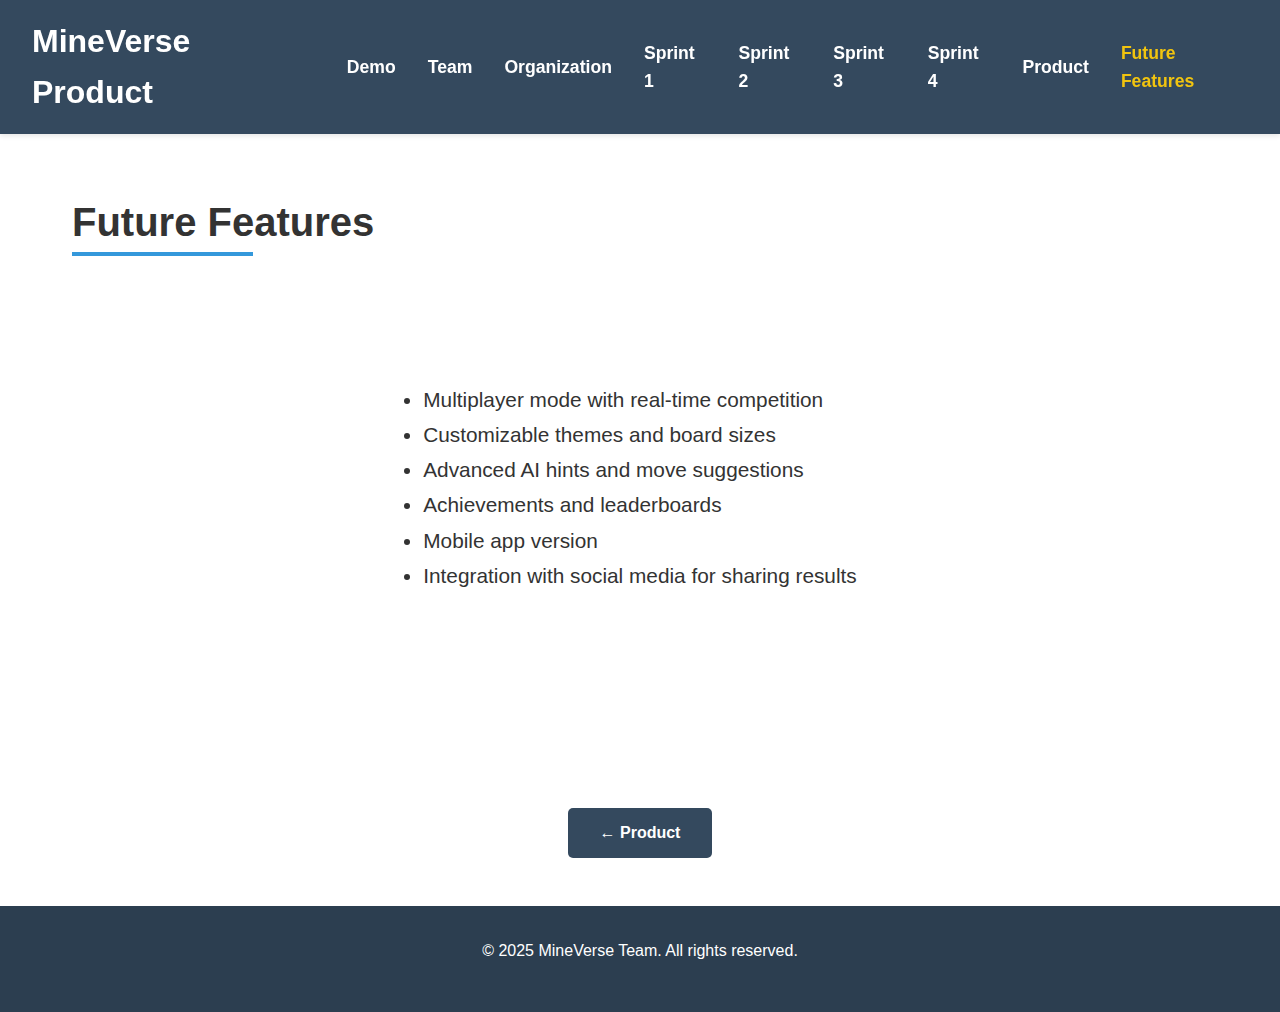
<file: future.html>
<!DOCTYPE html>
<html lang="en">
<head>
    <meta charset="UTF-8">
    <meta name="viewport" content="width=device-width, initial-scale=1.0">
    <title>MineVerse Product Presentation - Future Features</title>
    <link rel="stylesheet" href="styles/main.css">
    <link rel="stylesheet" href="https://cdnjs.cloudflare.com/ajax/libs/font-awesome/6.0.0/css/all.min.css">
</head>
<body>
    <header>
        <nav>
            <div class="logo">MineVerse Product</div>
            <ul class="nav-links">
                <li><a href="video.html">Demo</a></li>
                <li><a href="team.html">Team</a></li>
                <li><a href="organization.html">Organization</a></li>
                <li><a href="sprint1.html">Sprint 1</a></li>
                <li><a href="sprint2.html">Sprint 2</a></li>
                <li><a href="sprint3.html">Sprint 3</a></li>
                <li><a href="sprint4.html">Sprint 4</a></li>
                <li><a href="product.html">Product</a></li>
                <li><a href="future.html" class="active">Future Features</a></li>
            </ul>
        </nav>
    </header>
    <main>
        <section class="section">
            <div class="container">
                <h2>Future Features</h2>
                <div style="display: flex; align-items: center; justify-content: center; min-height: 50vh;">
                    <ul class="future-features-list" style="font-size: 1.3rem; line-height: 2.2rem; max-width: 800px;">
                        <li>Multiplayer mode with real-time competition</li>
                        <li>Customizable themes and board sizes</li>
                        <li>Advanced AI hints and move suggestions</li>
                        <li>Achievements and leaderboards</li>
                        <li>Mobile app version</li>
                        <li>Integration with social media for sharing results</li>
                    </ul>
                </div>
            </div>
        </section>
        <div class="container text-center mt-2" style="margin-bottom: 3rem;">
            <a href="product.html" class="btn-prev-section">&larr; Product</a>
        </div>
    </main>
    <footer>
        <div class="container">
            <p>&copy; 2025 MineVerse Team. All rights reserved.</p>
        </div>
    </footer>
    <script src="scripts/main.js"></script>
</body>
</html>
</file>
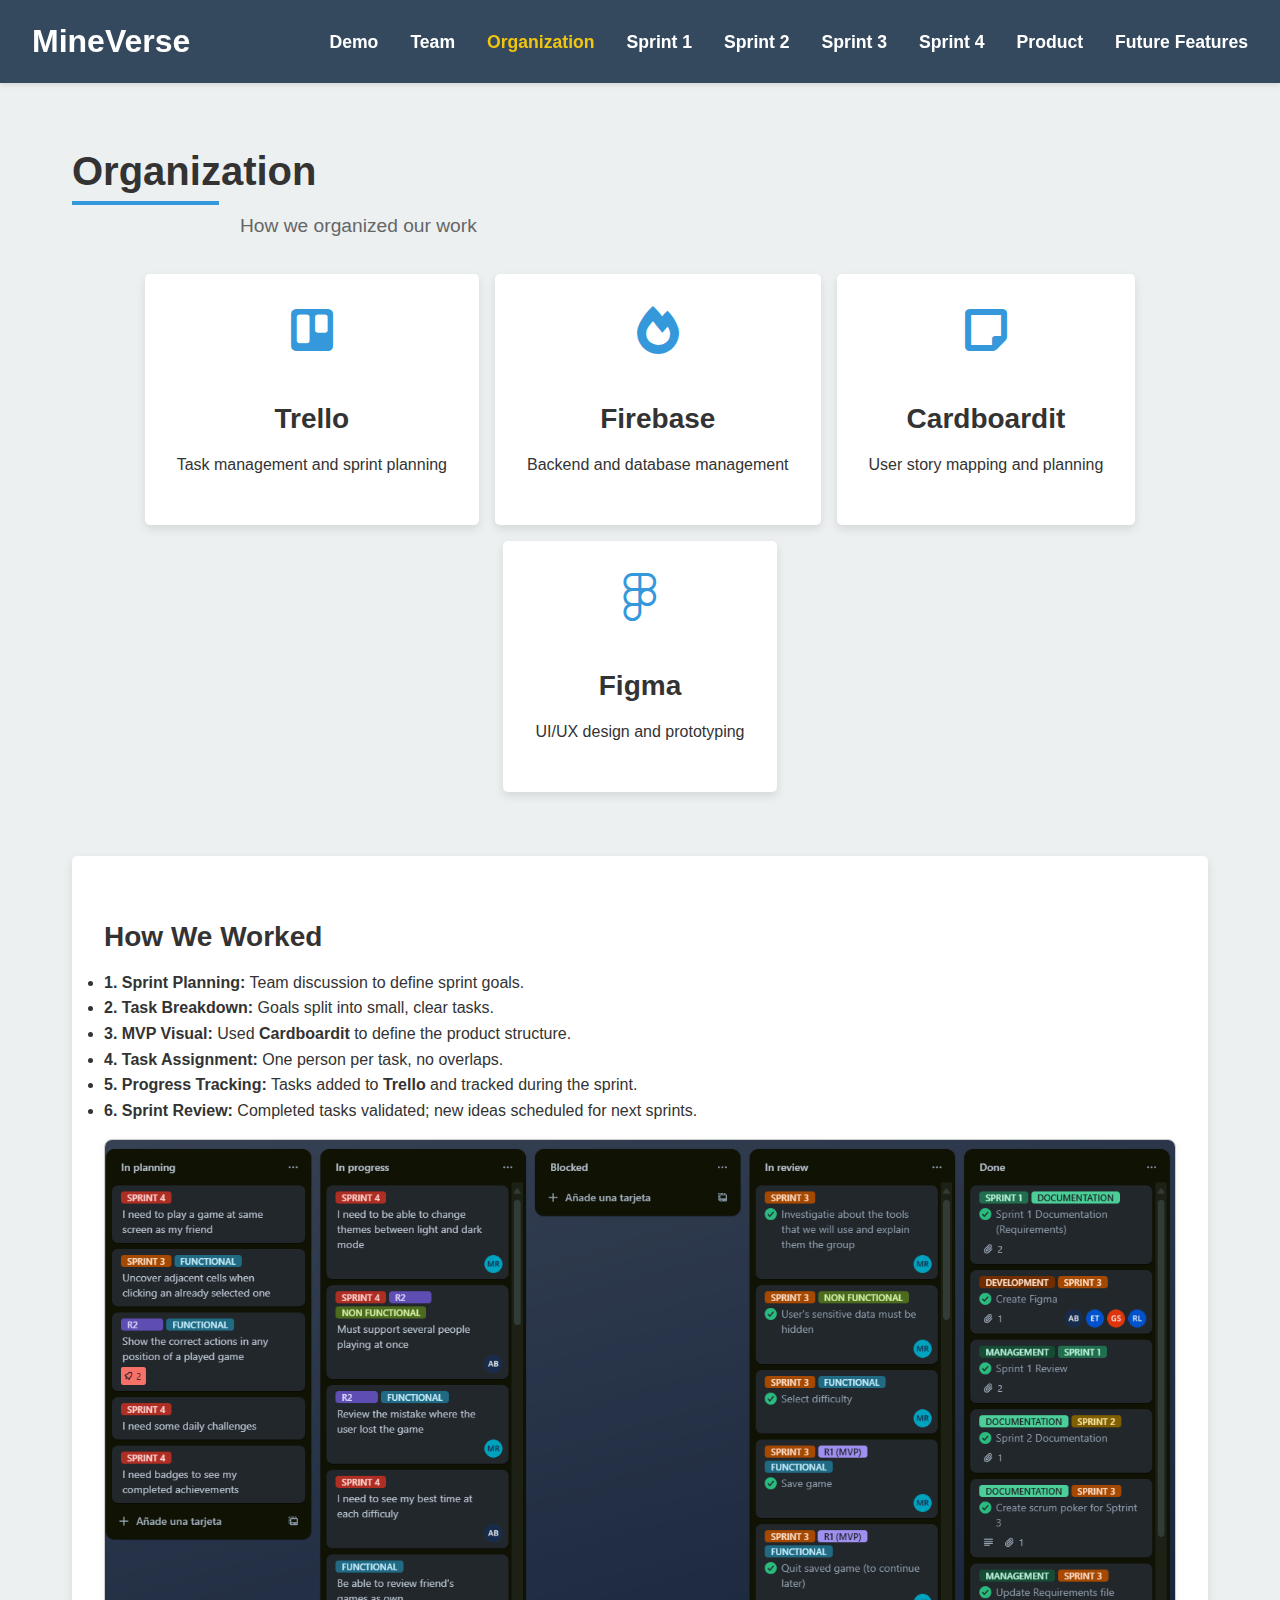
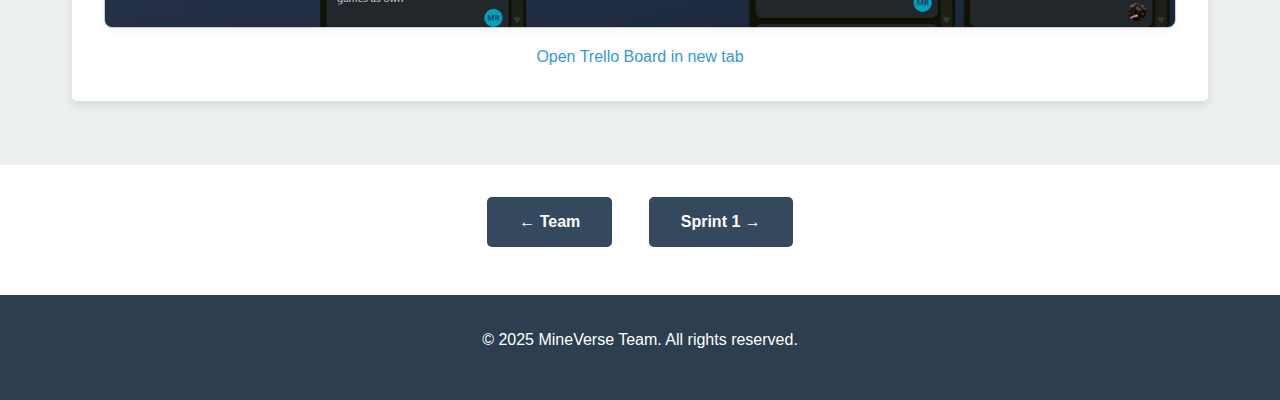
<file: organization.html>
<!DOCTYPE html>
<html lang="en">
<head>
    <meta charset="UTF-8">
    <meta name="viewport" content="width=device-width, initial-scale=1.0">
    <title>MineVerse Presentation - Organization</title>
    <link rel="stylesheet" href="styles/main.css">
    <link rel="stylesheet" href="https://cdnjs.cloudflare.com/ajax/libs/font-awesome/6.0.0/css/all.min.css">
</head>
<body>
    <header>
        <nav>
            <div class="logo">MineVerse</div>
            <ul class="nav-links">
                <li><a href="video.html">Demo</a></li>
                <li><a href="team.html">Team</a></li>
                <li><a href="organization.html" class="active">Organization</a></li>
                <li><a href="sprint1.html">Sprint 1</a></li>
                <li><a href="sprint2.html">Sprint 2</a></li>
                <li><a href="sprint3.html">Sprint 3</a></li>
                <li><a href="sprint4.html">Sprint 4</a></li>
                <li><a href="product.html">Product</a></li>
                <li><a href="future.html">Future Features</a></li>
            </ul>
        </nav>
    </header>
    <main>
        <section class="section bg-light">
            <div class="container">
                <h2>Organization</h2>
                <p class="section-description">How we organized our work</p>
                <div class="org-tools">
                    <div class="tool-card">
                        <i class="fab fa-trello"></i>
                        <h3>Trello</h3>
                        <p>Task management and sprint planning</p>
                    </div>
                    <div class="tool-card">
                        <i class="fas fa-fire"></i>
                        <h3>Firebase</h3>
                        <p>Backend and database management</p>
                    </div>
                    <div class="tool-card">
                        <i class="fas fa-sticky-note"></i>
                        <h3>Cardboardit</h3>
                        <p>User story mapping and planning</p>
                    </div>
                    <div class="tool-card">
                        <i class="fab fa-figma"></i>
                        <h3>Figma</h3>
                        <p>UI/UX design and prototyping</p>
                    </div>
                </div>
                <div class="task-assignment">
                    <h3>How We Worked</h3>
                    <ul class="presentation-list">
                        <li><strong>1. Sprint Planning:</strong> Team discussion to define sprint goals.</li>
                        <li><strong>2. Task Breakdown:</strong> Goals split into small, clear tasks.</li>
                        <li><strong>3. MVP Visual:</strong> Used <strong>Cardboardit</strong> to define the product structure.</li>
                        <li><strong>4. Task Assignment:</strong> One person per task, no overlaps.</li>
                        <li><strong>5. Progress Tracking:</strong> Tasks added to <strong>Trello</strong> and tracked during the sprint.</li>
                        <li><strong>6. Sprint Review:</strong> Completed tasks validated; new ideas scheduled for next sprints.</li>
                    </ul>

                    <div class="trello-preview" style="margin-top:1rem; text-align:center;">
                        <img src="assets/trello.png" alt="Trello Board Screenshot" style="max-width:100%; height:auto; border:1px solid #ccc; border-radius:8px; box-shadow:0 2px 8px rgba(0,0,0,0.05);">
                        <div style="margin-top:0.5rem;">
                            <a href="https://trello.com/b/zde3IXCD/se-practice-group-11" target="_blank" rel="noopener" class="btn-link">Open Trello Board in new tab</a>
                        </div>
                    </div>
                </div>
            </div>
        </section>
        <div class="container text-center mt-2" style="margin-bottom: 3rem;">
            <a href="team.html" class="btn-prev-section">&larr; Team</a>
            <a href="sprint1.html" class="btn-next-section">Sprint 1 &rarr;</a>
        </div>
    </main>
    <footer>
        <div class="container">
            <p>&copy; 2025 MineVerse Team. All rights reserved.</p>
        </div>
    </footer>
    <script src="scripts/main.js"></script>
</body>
</html>
</file>
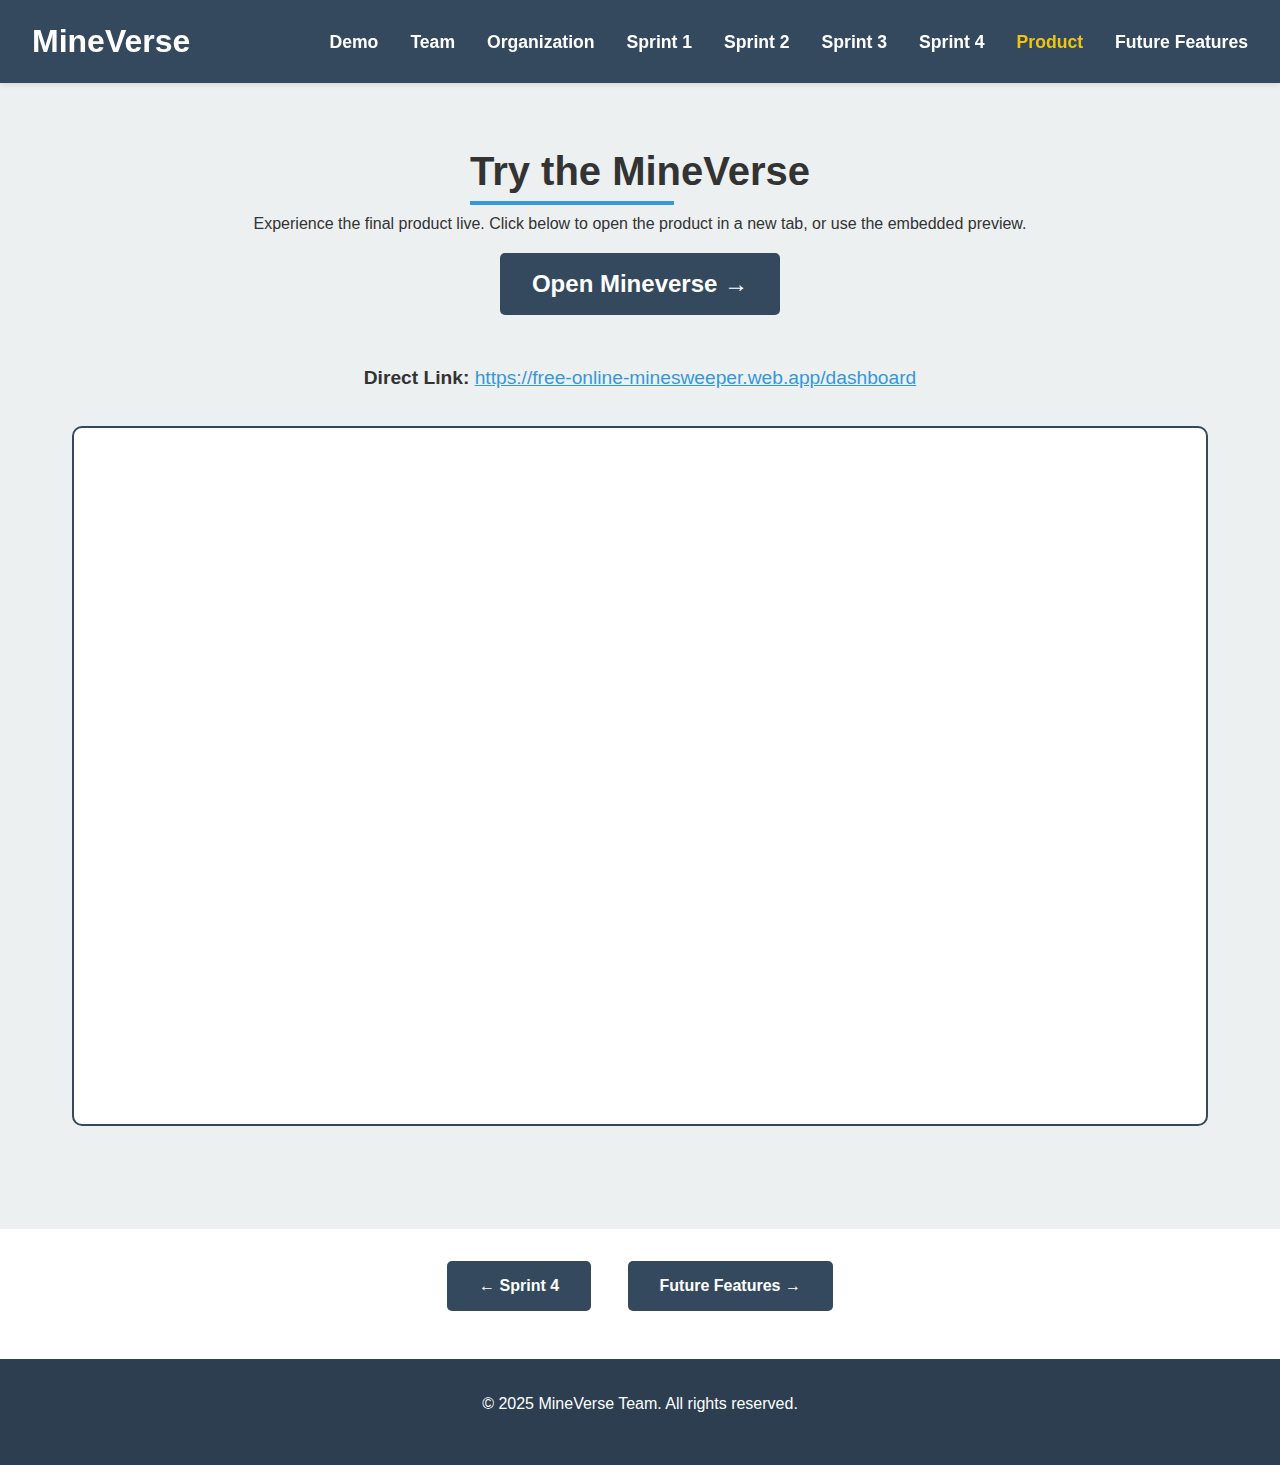
<file: product.html>
<!DOCTYPE html>
<html lang="en">
<head>
    <meta charset="UTF-8">
    <meta name="viewport" content="width=device-width, initial-scale=1.0">
    <title>MineVerse - Live Demo</title>
    <link rel="stylesheet" href="styles/main.css">
    <link rel="stylesheet" href="https://cdnjs.cloudflare.com/ajax/libs/font-awesome/6.0.0/css/all.min.css">
</head>
<body>
    <header>
        <nav>
            <div class="logo">MineVerse</div>
            <ul class="nav-links">
                <li><a href="video.html">Demo</a></li>
                <li><a href="team.html">Team</a></li>
                <li><a href="organization.html">Organization</a></li>
                <li><a href="sprint1.html">Sprint 1</a></li>
                <li><a href="sprint2.html">Sprint 2</a></li>
                <li><a href="sprint3.html">Sprint 3</a></li>
                <li><a href="sprint4.html">Sprint 4</a></li>
                <li><a href="product.html" class="active">Product</a></li>
                <li><a href="future.html">Future Features</a></li>
            </ul>
        </nav>
    </header>
    <main>
        <section class="section bg-light">
            <div class="container text-center">
                <h2>Try the MineVerse</h2>
                <p>Experience the final product live. Click below to open the product in a new tab, or use the embedded preview.</p>
                <a href="https://free-online-minesweeper.web.app/dashboard" target="_blank" class="btn-next-section" style="font-size:1.5rem; margin-bottom:2rem; display:inline-block;">Open Mineverse &rarr;</a>
                <div style="margin:1rem auto 1.5rem; font-size:1.2rem;">
                    <strong>Direct Link:</strong> <a href="https://free-online-minesweeper.web.app/dashboard" target="_blank" style="color:#3498db; text-decoration:underline;">https://free-online-minesweeper.web.app/dashboard</a>
                </div>
                <div style="margin:2rem auto; max-width:1200px; min-height:700px;">
                    <iframe src="https://free-online-minesweeper.web.app/dashboard" width="100%" height="700" style="border:2px solid #34495e; border-radius:10px; min-height:700px; background:#fff;" allowfullscreen></iframe>
                </div>
            </div>
        </section>
        <div class="container text-center mt-2" style="margin-bottom: 3rem;">
            <a href="sprint4.html" class="btn-prev-section">&larr; Sprint 4</a>
            <a href="future.html" class="btn-next-section">Future Features &rarr;</a>
        </div>
    </main>
    <footer>
        <div class="container">
            <p>&copy; 2025 MineVerse Team. All rights reserved.</p>
        </div>
    </footer>
    <script src="scripts/main.js"></script>
</body>
</html>
</file>
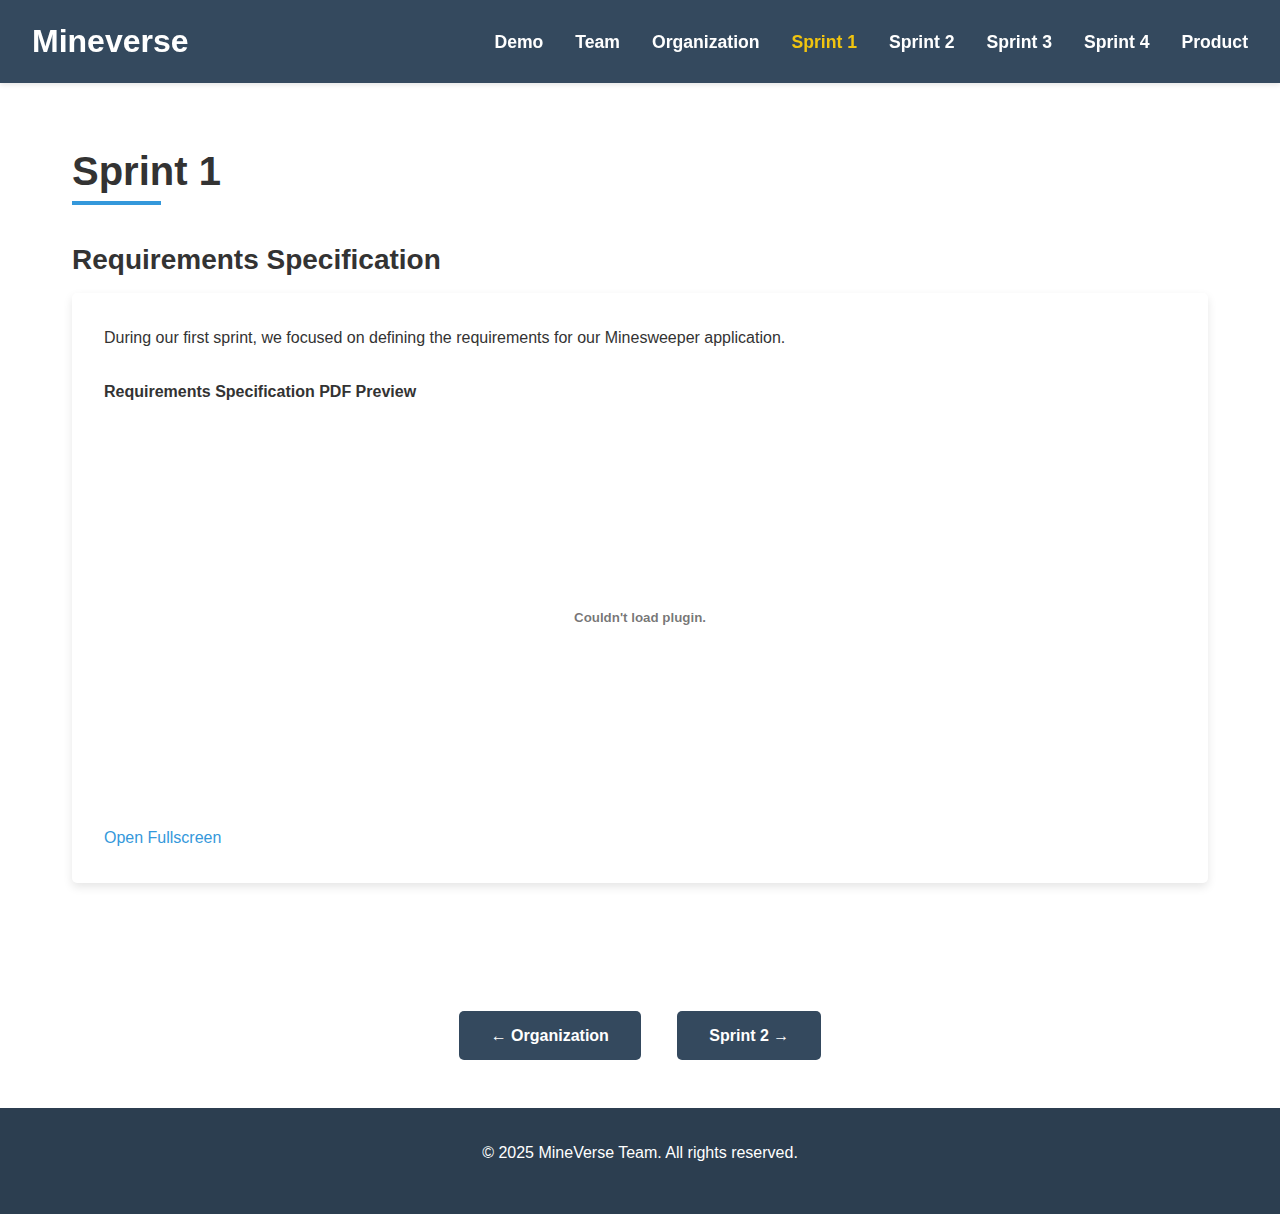
<file: sprint1.html>
<!DOCTYPE html>
<html lang="en">
<head>
    <meta charset="UTF-8">
    <meta name="viewport" content="width=device-width, initial-scale=1.0">
    <title>Mineverse Presentation - Sprint 1</title>
    <link rel="stylesheet" href="styles/main.css">
    <link rel="stylesheet" href="https://cdnjs.cloudflare.com/ajax/libs/font-awesome/6.0.0/css/all.min.css">
</head>
<body>
    <header>
        <nav>
            <div class="logo">Mineverse</div>
            <ul class="nav-links">
                <li><a href="video.html">Demo</a></li>
                <li><a href="team.html">Team</a></li>
                <li><a href="organization.html">Organization</a></li>
                <li><a href="sprint1.html" class="active">Sprint 1</a></li>
                <li><a href="sprint2.html">Sprint 2</a></li>
                <li><a href="sprint3.html">Sprint 3</a></li>
                <li><a href="sprint4.html">Sprint 4</a></li>
                <li><a href="product.html">Product</a></li>
            </ul>
        </nav>
    </header>
    <main>
        <section class="section">
            <div class="container">
                <h2>Sprint 1</h2>
                <div class="sprint-content">
                    <h3>Requirements Specification</h3>
                    <div class="sprint-details">
                        <p>During our first sprint, we focused on defining the requirements for our Minesweeper application.</p>
                        <div style="margin-top:2rem;">
                            <h4>Requirements Specification PDF Preview</h4>
                            <embed src="assets/G11_RequirementsSpecification.docx.pdf" type="application/pdf" width="100%" height="400px" />
                            <a href="assets/G11_RequirementsSpecification.docx.pdf" target="_blank">Open Fullscreen</a>
                        </div>
                    </div>
                </div>
            </div>
        </section>
        <div class="container text-center mt-2" style="margin-bottom: 3rem;">
            <a href="organization.html" class="btn-prev-section">&larr; Organization</a>
            <a href="sprint2.html" class="btn-next-section">Sprint 2 &rarr;</a>
        </div>
    </main>
    <footer>
        <div class="container">
            <p>&copy; 2025 MineVerse Team. All rights reserved.</p>
        </div>
    </footer>
    <script src="scripts/main.js"></script>
</body>
</html>
</file>
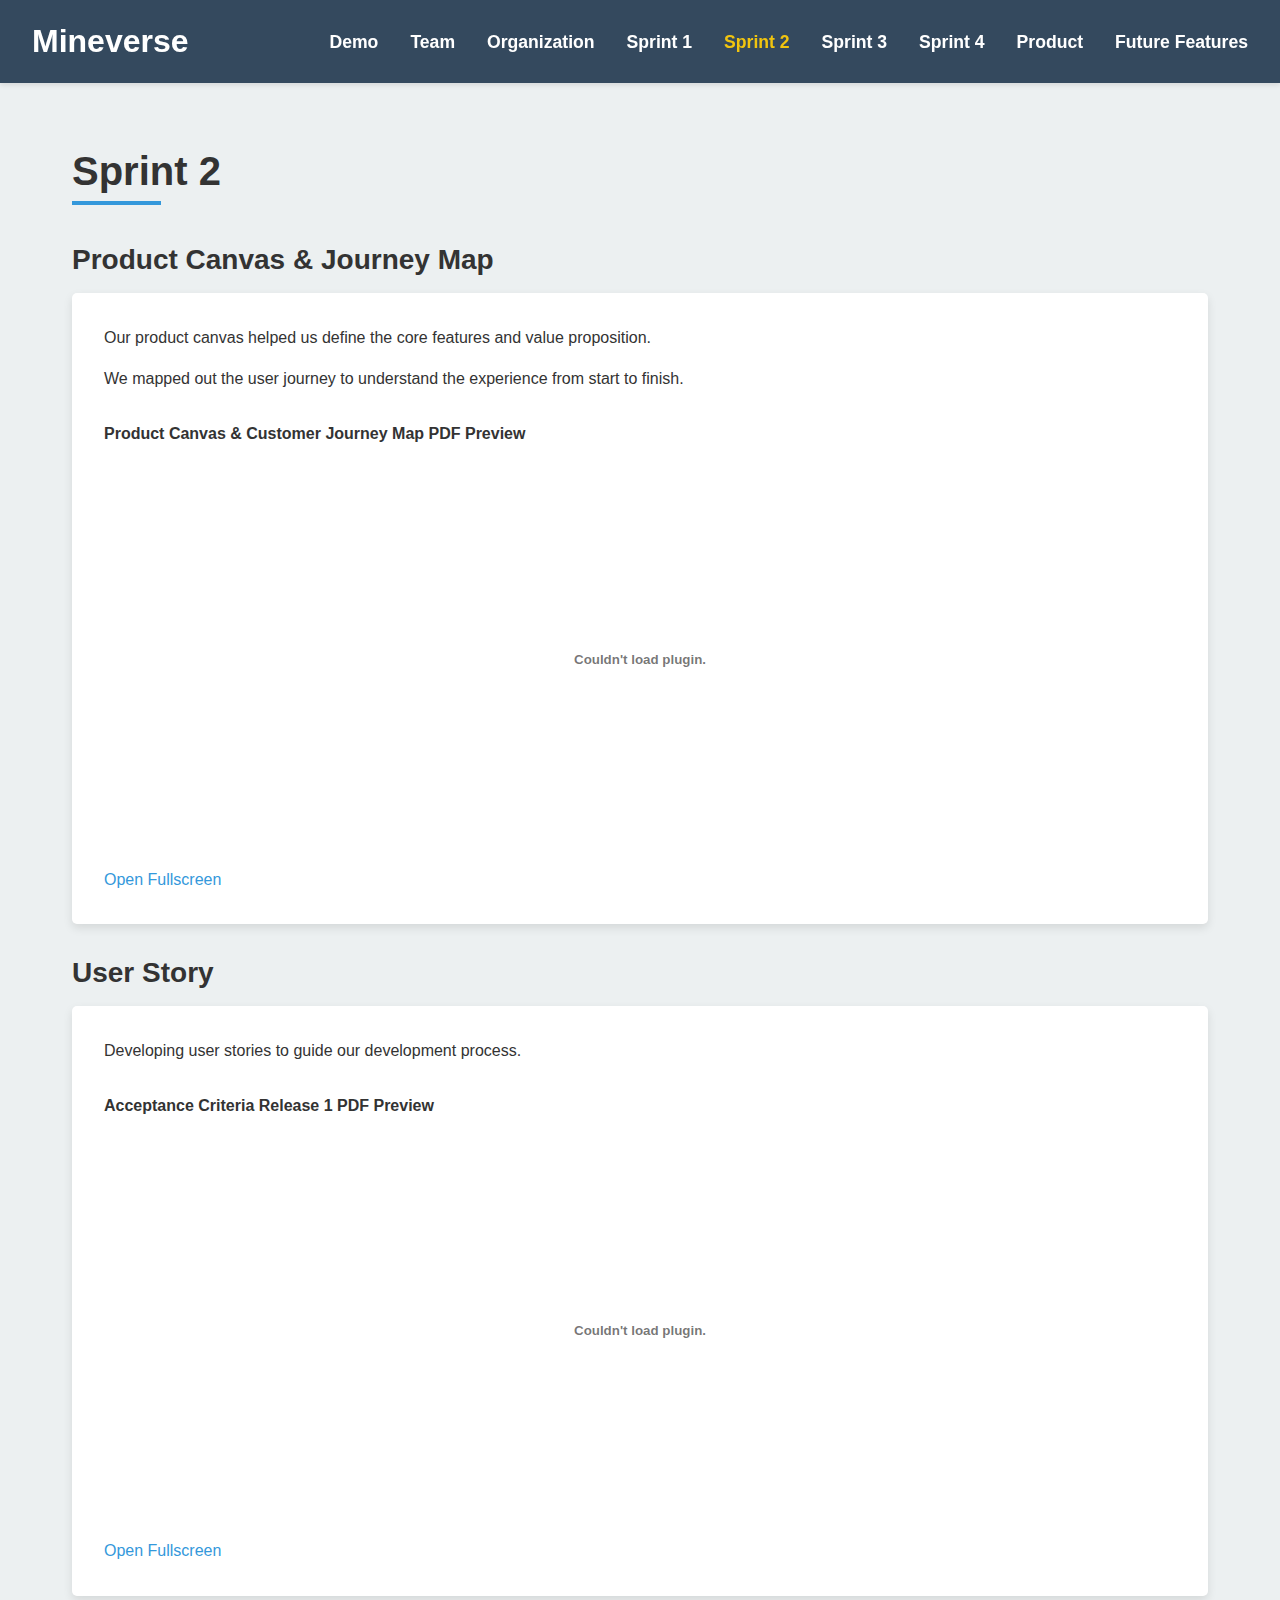
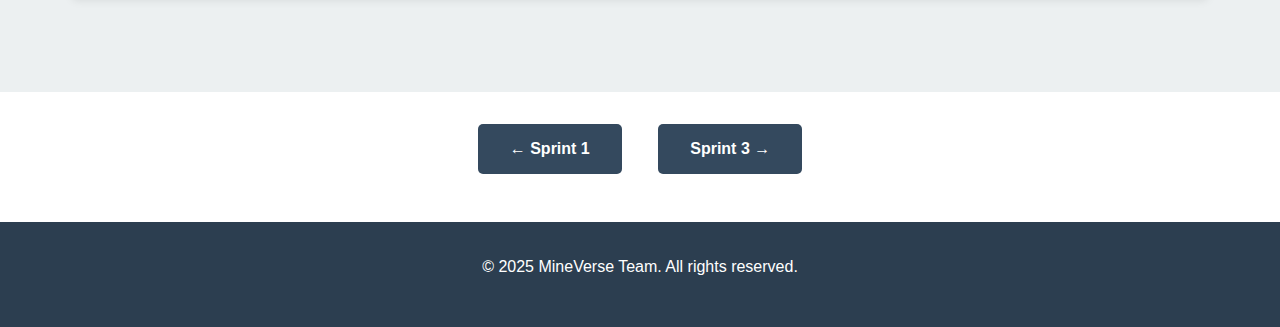
<file: sprint2.html>
<!DOCTYPE html>
<html lang="en">
<head>
    <meta charset="UTF-8">
    <meta name="viewport" content="width=device-width, initial-scale=1.0">
    <title>Mineverse Presentation - Sprint 2</title>
    <link rel="stylesheet" href="styles/main.css">
    <link rel="stylesheet" href="https://cdnjs.cloudflare.com/ajax/libs/font-awesome/6.0.0/css/all.min.css">
</head>
<body>
    <header>
        <nav>
            <div class="logo">Mineverse</div>
            <ul class="nav-links">
                <li><a href="video.html">Demo</a></li>
                <li><a href="team.html">Team</a></li>
                <li><a href="organization.html">Organization</a></li>
                <li><a href="sprint1.html">Sprint 1</a></li>
                <li><a href="sprint2.html" class="active">Sprint 2</a></li>
                <li><a href="sprint3.html">Sprint 3</a></li>
                <li><a href="sprint4.html">Sprint 4</a></li>
                <li><a href="product.html">Product</a></li>
                <li><a href="future.html">Future Features</a></li>
            </ul>
        </nav>
    </header>
    <main>
        <section class="section bg-light">
            <div class="container">
                <h2>Sprint 2</h2>
                <div class="sprint-content">
                    <h3>Product Canvas & Journey Map </h3>
                    <div class="sprint-details">
                        <p>Our product canvas helped us define the core features and value proposition.</p>
                        <p>We mapped out the user journey to understand the experience from start to finish.</p>
                        <div style="margin-top:2rem;">
                            <h4>Product Canvas & Customer Journey Map PDF Preview</h4>
                            <embed src="assets/G11_productCanvas_customerJourneyMap.pdf" type="application/pdf" width="100%" height="400px" />
                            <a href="assets/G11_productCanvas_customerJourneyMap.pdf" target="_blank">Open Fullscreen</a>
                        </div>
                    </div>
                    <h3>User Story </h3>
                    <div class="sprint-details">
                        <p>Developing user stories to guide our development process.</p>
                        <div style="margin-top:2rem;">
                            <h4>Acceptance Criteria Release 1 PDF Preview</h4>
                            <embed src="assets/G11_acceptanceCriteria_Release1.pdf" type="application/pdf" width="100%" height="400px" />
                            <a href="assets/G11_acceptanceCriteria_Release1.pdf" target="_blank">Open Fullscreen</a>
                        </div>
                    </div>
                </div>
            </div>
        </section>
        <div class="container text-center mt-2" style="margin-bottom: 3rem;">
            <a href="sprint1.html" class="btn-prev-section">&larr; Sprint 1</a>
            <a href="sprint3.html" class="btn-next-section">Sprint 3 &rarr;</a>
        </div>
    </main>
    <footer>
        <div class="container">
            <p>&copy; 2025 MineVerse Team. All rights reserved.</p>
        </div>
    </footer>
    <script src="scripts/main.js"></script>
</body>
</html>
</file>
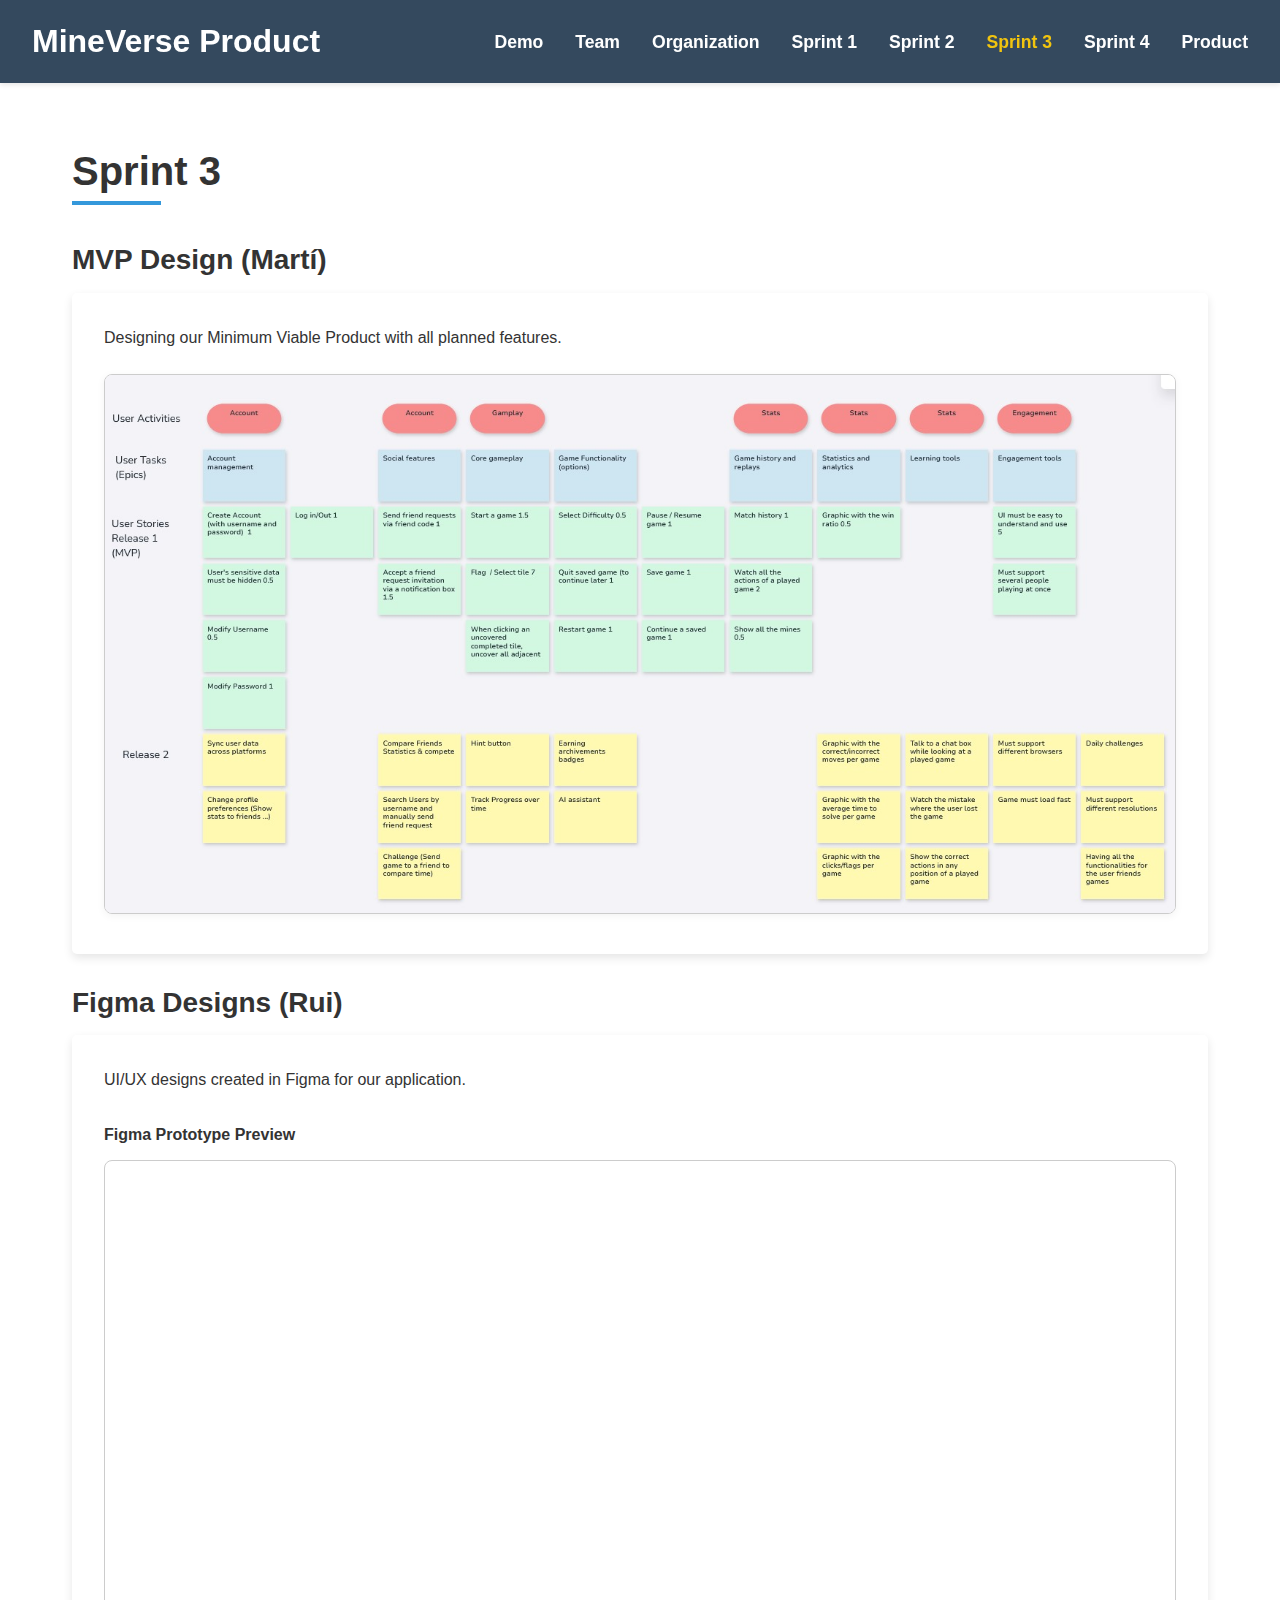
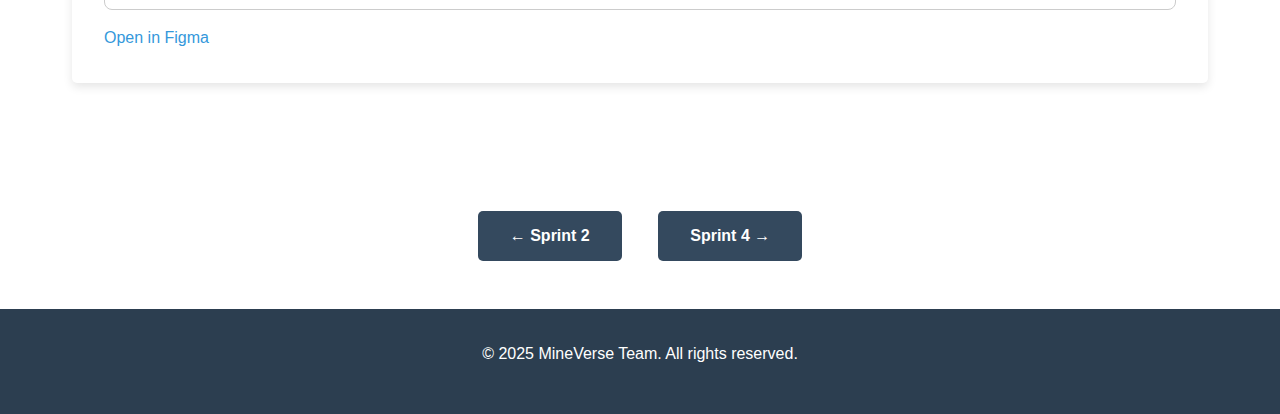
<file: sprint3.html>
<!DOCTYPE html>
<html lang="en">
<head>
    <meta charset="UTF-8">
    <meta name="viewport" content="width=device-width, initial-scale=1.0">
    <title>MineVerse Product Presentation - Sprint 3</title>
    <link rel="stylesheet" href="styles/main.css">
    <link rel="stylesheet" href="https://cdnjs.cloudflare.com/ajax/libs/font-awesome/6.0.0/css/all.min.css">
</head>
<body>
    <header>
        <nav>
            <div class="logo">MineVerse Product</div>
            <ul class="nav-links">
                <li><a href="video.html">Demo</a></li>
                <li><a href="team.html">Team</a></li>
                <li><a href="organization.html">Organization</a></li>
                <li><a href="sprint1.html">Sprint 1</a></li>
                <li><a href="sprint2.html">Sprint 2</a></li>
                <li><a href="sprint3.html" class="active">Sprint 3</a></li>
                <li><a href="sprint4.html">Sprint 4</a></li>
                <li><a href="product.html">Product</a></li>
            </ul>
        </nav>
    </header>
    <main>
        <section class="section">
            <div class="container">
                <h2>Sprint 3</h2>
                <div class="sprint-content">
                    <h3>MVP Design (Martí)</h3>
                    <div class="sprint-details">
                        <p>Designing our Minimum Viable Product with all planned features.</p>
                        <div style="margin-top:1.5rem; text-align:center;">
                            <img src="assets/cardboardit.jpeg" alt="Cardboardit User Story Map" style="max-width:100%; height:auto; border:1px solid #ccc; border-radius:8px; box-shadow:0 2px 8px rgba(0,0,0,0.05);">
                        </div>
                    </div>
                    <h3>Figma Designs (Rui)</h3>
                    <div class="sprint-details">
                        <p>UI/UX designs created in Figma for our application.</p>
                        <div style="margin-top:2rem;">
                            <h4>Figma Prototype Preview</h4>
                            <iframe style="border:1px solid #ccc; border-radius:8px;" width="100%" height="450" allowfullscreen
                                src="https://www.figma.com/embed?embed_host=share&url=https://www.figma.com/proto/BviN5x2JCwpQ569JQC0zn9/Minesweeper?node-id=3-2024&t=c0dASUtNOqI12UHI-1&scaling=scale-down&content-scaling=fixed&page-id=0%3A1&starting-point-node-id=3%3A2024">
                            </iframe>
                            <div style="margin-top:0.5rem;">
                                <a href="https://www.figma.com/proto/BviN5x2JCwpQ569JQC0zn9/Minesweeper?node-id=3-2024&t=c0dASUtNOqI12UHI-1&scaling=scale-down&content-scaling=fixed&page-id=0%3A1&starting-point-node-id=3%3A2024" target="_blank">Open in Figma</a>
                            </div>
                        </div>
                    </div>
                </div>
            </div>
        </section>
        <div class="container text-center mt-2" style="margin-bottom: 3rem;">
            <a href="sprint2.html" class="btn-prev-section">&larr; Sprint 2</a>
            <a href="sprint4.html" class="btn-next-section">Sprint 4 &rarr;</a>
        </div>
    </main>
    <footer>
        <div class="container">
            <p>&copy; 2025 MineVerse Team. All rights reserved.</p>
        </div>
    </footer>
    <script src="scripts/main.js"></script>
</body>
</html>
</file>
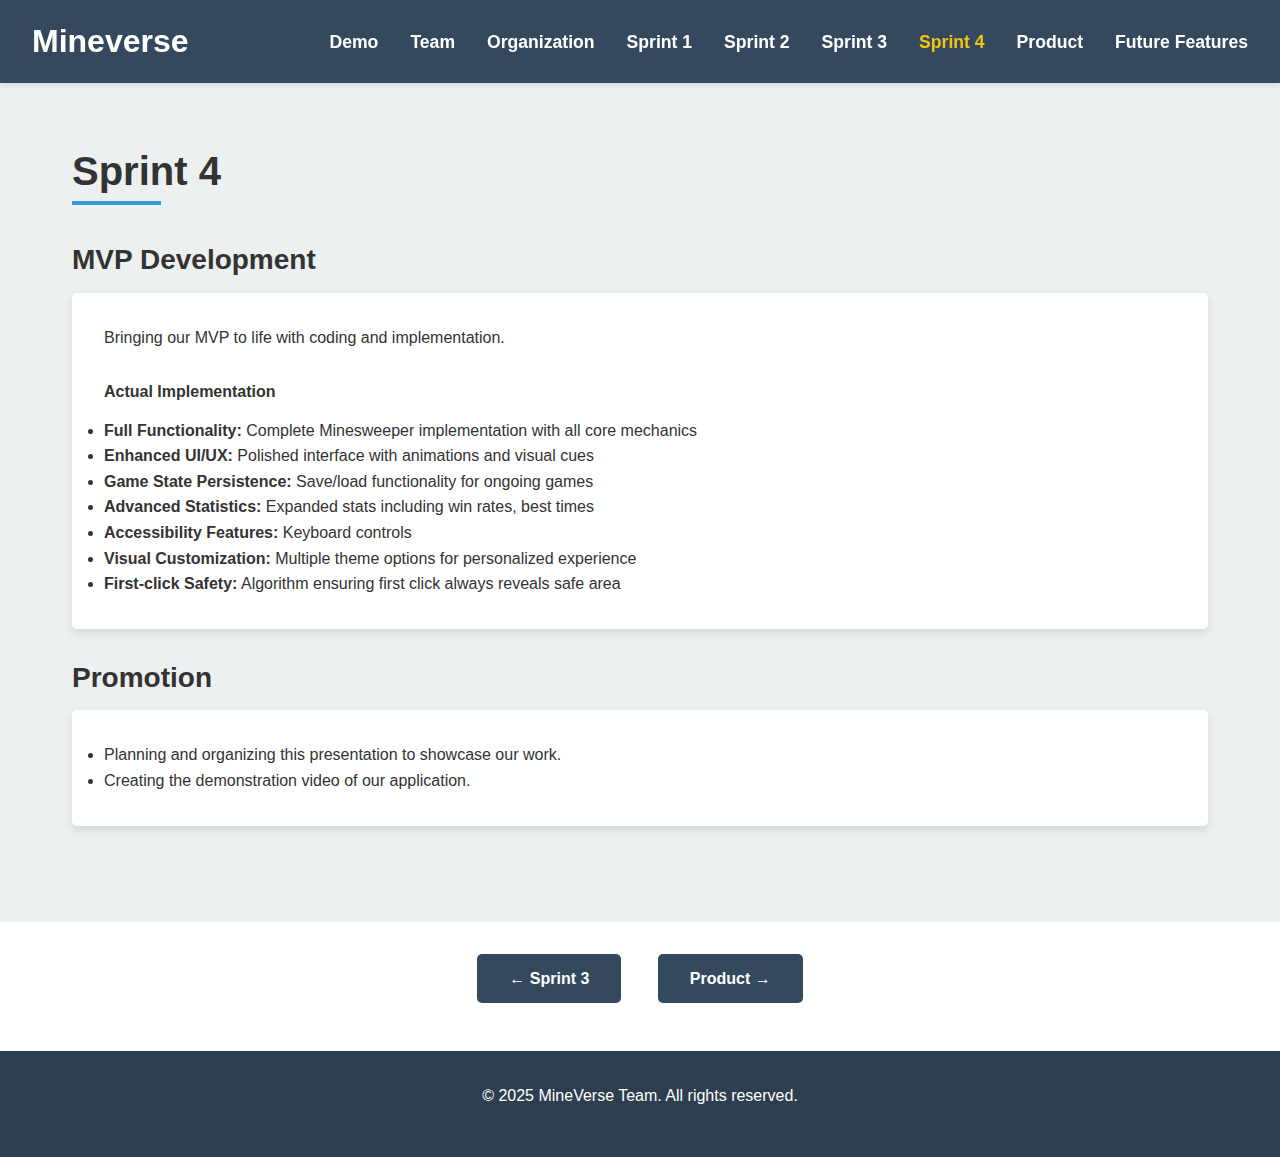
<file: sprint4.html>
<!DOCTYPE html>
<html lang="en">
<head>
    <meta charset="UTF-8">
    <meta name="viewport" content="width=device-width, initial-scale=1.0">
    <title>Mineverse Presentation - Sprint 4</title>
    <link rel="stylesheet" href="styles/main.css">
    <link rel="stylesheet" href="https://cdnjs.cloudflare.com/ajax/libs/font-awesome/6.0.0/css/all.min.css">
</head>
<body>
    <header>
        <nav>
            <div class="logo">Mineverse</div>
            <ul class="nav-links">
                <li><a href="video.html">Demo</a></li>
                <li><a href="team.html">Team</a></li>
                <li><a href="organization.html">Organization</a></li>
                <li><a href="sprint1.html">Sprint 1</a></li>
                <li><a href="sprint2.html">Sprint 2</a></li>
                <li><a href="sprint3.html">Sprint 3</a></li>
                <li><a href="sprint4.html" class="active">Sprint 4</a></li>
                <li><a href="product.html">Product</a></li>
                <li><a href="future.html">Future Features</a></li>
            </ul>
        </nav>
    </header>
    <main>
        <section class="section bg-light">
            <div class="container">
                <h2>Sprint 4</h2>
                <div class="sprint-content">
                    <h3>MVP Development </h3>
                    <div class="sprint-details">
                        <p>Bringing our MVP to life with coding and implementation.</p>
                          <div class="presentation-guide" style="margin-top: 2rem;">
                            <h4 style="margin-top: 1.5rem;">Actual Implementation</h4>
                            <ul class="presentation-list">
                                <li><strong>Full Functionality:</strong> Complete Minesweeper implementation with all core mechanics</li>
                                <li><strong>Enhanced UI/UX:</strong> Polished interface with animations and visual cues</li>
                                <li><strong>Game State Persistence:</strong> Save/load functionality for ongoing games</li>
                                <li><strong>Advanced Statistics:</strong> Expanded stats including win rates, best times</li>
                                <li><strong>Accessibility Features:</strong> Keyboard controls</li>
                                <li><strong>Visual Customization:</strong> Multiple theme options for personalized experience</li>
                                <li><strong>First-click Safety:</strong> Algorithm ensuring first click always reveals safe area</li>
                            </ul>                            

                        </div>
                    </div>
                    <h3>Promotion</h3>
                    <div class="sprint-details">
                        <ul>
                            <li>Planning and organizing this presentation to showcase our work.</li>
                            <li>Creating the demonstration video of our application.</li>
                        </ul>
                    </div>

                </div>
            </div>
        </section>
        <div class="container text-center mt-2" style="margin-bottom: 3rem;">
            <a href="sprint3.html" class="btn-prev-section">&larr; Sprint 3</a>
            <a href="product.html" class="btn-next-section">Product &rarr;</a>
        </div>
    </main>
    <footer>
        <div class="container">
            <p>&copy; 2025 MineVerse Team. All rights reserved.</p>
        </div>
    </footer>
    <script src="scripts/main.js"></script>
</body>
</html>
</file>
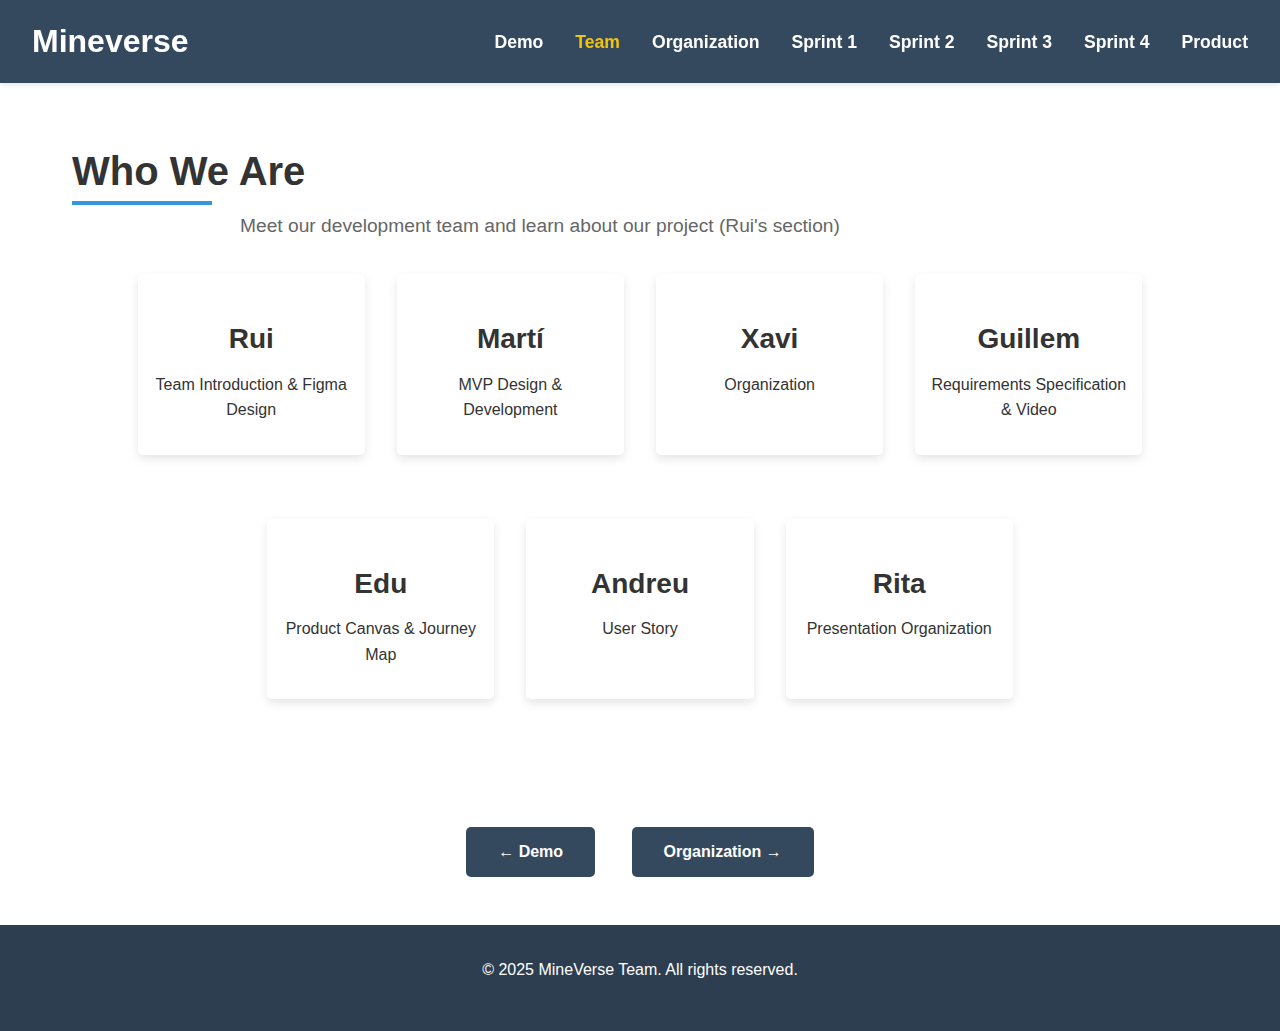
<file: team.html>
<!DOCTYPE html>
<html lang="en">
<head>
    <meta charset="UTF-8">
    <meta name="viewport" content="width=device-width, initial-scale=1.0">
    <title>Mineverse Presentation - Team</title>
    <link rel="stylesheet" href="styles/main.css">
    <link rel="stylesheet" href="https://cdnjs.cloudflare.com/ajax/libs/font-awesome/6.0.0/css/all.min.css">
</head>
<body>
    <header>
        <nav>
            <div class="logo">Mineverse</div>
            <ul class="nav-links">
                <li><a href="video.html">Demo</a></li>
                <li><a href="team.html" class="active">Team</a></li>
                <li><a href="organization.html">Organization</a></li>
                <li><a href="sprint1.html">Sprint 1</a></li>
                <li><a href="sprint2.html">Sprint 2</a></li>
                <li><a href="sprint3.html">Sprint 3</a></li>
                <li><a href="sprint4.html">Sprint 4</a></li>
                <li><a href="product.html">Product</a></li>
            </ul>
        </nav>
    </header>
    <main>
        <section class="section">
            <div class="container">
                <h2>Who We Are</h2>
                <p class="section-description">Meet our development team and learn about our project (Rui's section)</p>
                <div class="team-grid">
                    <div class="team-member">
                        <div class="member-info">
                            <h3>Rui</h3>
                            <p>Team Introduction & Figma Design</p>
                        </div>
                    </div>
                    <div class="team-member">
                        <div class="member-info">
                            <h3>Martí</h3>
                            <p>MVP Design & Development</p>
                        </div>
                    </div>
                    <div class="team-member">
                        <div class="member-info">
                            <h3>Xavi</h3>
                            <p>Organization</p>
                        </div>
                    </div>
                    <div class="team-member">
                        <div class="member-info">
                            <h3>Guillem</h3>
                            <p>Requirements Specification & Video</p>
                        </div>
                    </div>
                    <div class="team-member">
                        <div class="member-info">
                            <h3>Edu</h3>
                            <p>Product Canvas & Journey Map</p>
                        </div>
                    </div>
                    <div class="team-member">
                        <div class="member-info">
                            <h3>Andreu</h3>
                            <p>User Story</p>
                        </div>
                    </div>
                    <div class="team-member">
                        <div class="member-info">
                            <h3>Rita</h3>
                            <p>Presentation Organization</p>
                        </div>
                    </div>
                </div>
            </div>
        </section>
        <div class="container text-center mt-2" style="margin-bottom: 3rem;">
            <a href="video.html" class="btn-prev-section">&larr; Demo</a>
            <a href="organization.html" class="btn-next-section">Organization &rarr;</a>
        </div>
    </main>
    <footer>
        <div class="container">
            <p>&copy; 2025 MineVerse Team. All rights reserved.</p>
        </div>
    </footer>
    <script src="scripts/main.js"></script>
</body>
</html>
</file>
<file: styles/main.css>
/* Main Styles for Minesweeper Project Presentation */

/* Variables */
:root {
    --primary-color: #3498db;
    --secondary-color: #2ecc71;
    --dark-color: #2c3e50;
    --light-color: #ecf0f1;
    --accent-color: #e74c3c;
    --text-color: #333;
    --spacing-sm: 1rem;
    --spacing-md: 2rem;
    --spacing-lg: 4rem;
    --border-radius: 5px;
}

/* Reset & Base Styles */
* {
    margin: 0;
    padding: 0;
    box-sizing: border-box;
}

html {
    scroll-behavior: smooth;
}

body {
    font-family: 'Segoe UI', Tahoma, Geneva, Verdana, sans-serif;
    line-height: 1.6;
    color: var(--text-color);
    background-color: #fff;
}

a {
    text-decoration: none;
    color: var(--primary-color);
    transition: all 0.3s ease;
}

a:hover {
    color: var(--secondary-color);
}

.container {
    max-width: 1200px;
    margin: 0 auto;
    padding: 0 var(--spacing-md);
}

/* Typography */
h1, h2, h3, h4, h5, h6 {
    margin-bottom: var(--spacing-sm);
    font-weight: 700;
    line-height: 1.2;
}

h1 {
    font-size: 3rem;
    margin-bottom: var(--spacing-md);
}

h2 {
    font-size: 2.5rem;
    margin-bottom: var(--spacing-sm);
    position: relative;
    display: inline-block;
}

h2::after {
    content: '';
    position: absolute;
    left: 0;
    bottom: -10px;
    width: 60%;
    height: 4px;
    background-color: var(--primary-color);
}

h3 {
    font-size: 1.75rem;
    margin-top: var(--spacing-md);
}

p {
    margin-bottom: var(--spacing-sm);
}

.section-description {
    font-size: 1.2rem;
    max-width: 800px;
    margin: 0 auto var(--spacing-md);
    color: #666;
}

/* Header & Navigation */
header {
    background-color: #34495e;
    color: white;
    padding: 0;
    position: sticky;
    top: 0;
    z-index: 1000;
    box-shadow: 0 2px 5px rgba(0, 0, 0, 0.1);
}

nav {
    display: flex;
    justify-content: space-between;
    align-items: center;
    padding: 0;
    background: none;
}

.logo {
    font-size: 2rem;
    font-weight: bold;
    color: #fff;
    margin-left: 2rem;
    margin-top: 1rem;
    margin-bottom: 1rem;
}

.nav-links {
    display: flex;
    list-style: none;
    justify-content: flex-end;
    align-items: center;
    margin: 0 2rem 0 0;
    padding: 0;
}

.nav-links li {
    margin-left: 2rem;
}

.nav-links a {
    color: #fff;
    text-decoration: none;
    font-weight: bold;
    font-size: 1.1rem;
    transition: color 0.2s;
}

.nav-links a:hover, .nav-links a.active {
    color: #f1c40f;
}

/* Sections */
.section {
    padding: var(--spacing-lg) 0;
}

.bg-light {
    background-color: var(--light-color);
}

/* Hero/Video Section */
.hero {
    min-height: 100vh;
    display: flex;
    align-items: center;
    justify-content: center;
    text-align: center;
    background: linear-gradient(rgba(0, 0, 0, 0.7), rgba(0, 0, 0, 0.7)), url('../assets/hero-bg.jpg');
    background-size: cover;
    background-position: center;
    color: white;
    padding: var(--spacing-lg) 0;
}

.video-container {
    width: 100%;
    max-width: 1000px;
    margin: 0 auto;
}

#demo-video {
    width: 100%;
    max-height: 70vh;
    border-radius: var(--border-radius);
    box-shadow: 0 10px 30px rgba(0, 0, 0, 0.3);
    margin-top: var(--spacing-md);
}

/* Team Section */
.team-grid {
    display: flex;
    flex-wrap: wrap;
    justify-content: center; /* centers the last row */
    gap: var(--spacing-md);
    margin-top: var(--spacing-md);
}

.team-member {
    width: 20%;
    min-width: 200px; /* optional: prevents them from getting too narrow */
    background-color: white;
    border-radius: var(--border-radius);
    overflow: hidden;
    box-shadow: 0 4px 10px rgba(0, 0, 0, 0.1);
    transition: transform 0.3s ease;
    margin-bottom: var(--spacing-md); /* optional: spacing between rows */
}

.team-member:hover {
    transform: translateY(-5px);
}

.member-info {
    padding: var(--spacing-sm);
    text-align: center;
}

/* Organization Section */
.org-tools {
    display: flex;
    flex-wrap: wrap;
    gap: 1rem;
    justify-content: center;
}

.tool-card {
    background-color: white;
    padding: var(--spacing-md);
    border-radius: var(--border-radius);
    box-shadow: 0 4px 10px rgba(0, 0, 0, 0.1);
    text-align: center;
    transition: transform 0.3s ease;
}

.tool-card:hover {
    transform: translateY(-5px);
}

.tool-card i {
    font-size: 3rem;
    margin-bottom: var(--spacing-sm);
    color: var(--primary-color);
}

.task-assignment {
    margin-top: var(--spacing-lg);
    padding: var(--spacing-md);
    background-color: white;
    border-radius: var(--border-radius);
    box-shadow: 0 4px 10px rgba(0, 0, 0, 0.1);
}

/* Sprint Sections */
.sprint-content {
    margin-top: var(--spacing-md);
}

.sprint-details {
    background-color: white;
    padding: var(--spacing-md);
    border-radius: var(--border-radius);
    box-shadow: 0 4px 10px rgba(0, 0, 0, 0.1);
    margin-bottom: var(--spacing-md);
}

/* Footer */
footer {
    background-color: var(--dark-color);
    color: white;
    padding: var(--spacing-md) 0;
    text-align: center;
}

/* Button Styles for Navigation */
.btn-next-section, .btn-prev-section {
    display: inline-block;
    background: #34495e; /* Match navbar color */
    color: #fff;
    padding: 0.75rem 2rem;
    border-radius: 5px;
    margin: 0 1rem;
    font-weight: bold;
    text-decoration: none;
    transition: background 0.2s;
    border: none;
}

.btn-next-section:hover, .btn-prev-section:hover {
    background: #22313a;
}

/* Responsive Design */
@media (max-width: 768px) {
    h1 {
        font-size: 2.5rem;
    }
    
    h2 {
        font-size: 2rem;
    }
    
    .nav-links {
        display: none;
    }
    
    .team-grid,
    .org-tools {
        grid-template-columns: 1fr;
    }
}

/* Animation styles */
.fade-in {
    opacity: 0;
    transform: translateY(20px);
    transition: opacity 0.5s ease, transform 0.5s ease;
}

.fade-in.visible {
    opacity: 1;
    transform: translateY(0);
}

/* Utility Classes */
.text-center {
    text-align: center;
}

.mt-1 { margin-top: var(--spacing-sm); }
.mt-2 { margin-top: var(--spacing-md); }
.mt-3 { margin-top: var(--spacing-lg); }

.mb-1 { margin-bottom: var(--spacing-sm); }
.mb-2 { margin-bottom: var(--spacing-md); }
.mb-3 { margin-bottom: var(--spacing-lg); }
</file>
